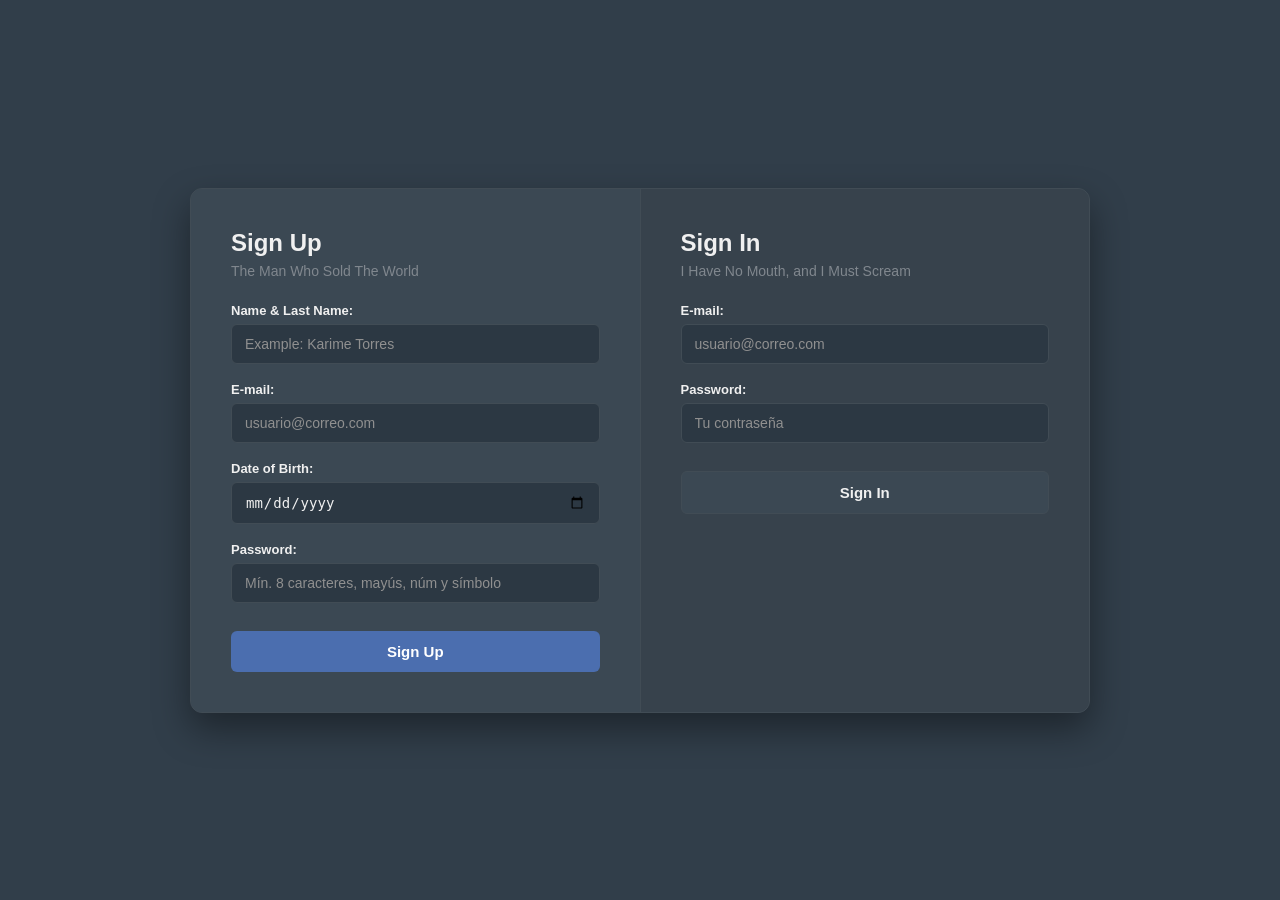
<file: index.html>
<!DOCTYPE html>
<html lang="es">

<head>
    <meta charset="UTF-8">
    <meta name="viewport" content="width=device-width, initial-scale=1.0">
    <title>Acceso y Registro</title>

    <link rel="stylesheet" href="css/style.css">
</head>

<body>

    <main class="auth-wrapper">

        <!-- SECCIÓN IZQUIERDA: REGISTRO -->
        <section class="auth-card register-card">

            <header class="card-header">
                <h2>Sign Up</h2>

                <p id="easterEggTrigger" class="clickable-quote">
                    The Man Who Sold The World
                </p>

                <div id="secretImageContainer" class="hidden-image-box">
                    <img src="img/ora.jpg" alt="The Man Who Sold The World">
                </div>
            </header>

            <form id="registerForm" novalidate>

                <div class="form-group">
                    <label for="reg-name">Name & Last Name:</label>
                    <input type="text" id="reg-name" placeholder="Example: Karime Torres">
                    <span class="error-msg" id="reg-name-error">
                        Solo se permiten letras y espacios.
                    </span>
                </div>

                <div class="form-group">
                    <label for="reg-email">E-mail:</label>
                    <input type="email" id="reg-email" placeholder="usuario@correo.com">
                    <span class="error-msg" id="reg-email-error">
                        Ingresa un correo electrónico válido.
                    </span>
                </div>

                <div class="form-group">
                    <label for="reg-dob">Date of Birth:</label>
                    <input type="date" id="reg-dob">
                    <span class="error-msg" id="reg-dob-error">
                        Debes tener al menos 18 años.
                    </span>
                </div>

                <div class="form-group">
                    <label for="reg-password">Password:</label>
                    <input type="password" id="reg-password"
                        placeholder="Mín. 8 caracteres, mayús, núm y símbolo">

                    <span class="error-msg" id="reg-password-error">
                        Requiere mín. 8 caracteres, 1 mayúscula, 1 número y 1 símbolo.
                    </span>
                </div>

                <button type="submit" class="btn btn-primary">
                    Sign Up
                </button>

            </form>
        </section>

        <!-- DIVISOR VISUAL -->
        <div class="auth-divider"></div>

        <!-- SECCIÓN DERECHA: LOGIN -->
        <section class="auth-card login-card">

            <header class="card-header">
                <h2>Sign In</h2>
                <p>I Have No Mouth, and I Must Scream</p>
            </header>

            <form id="loginForm" novalidate>

                <div class="form-group">
                    <label for="login-email">E-mail:</label>
                    <input type="email" id="login-email"
                        placeholder="usuario@correo.com">

                    <span class="error-msg" id="login-email-error">
                        Ingresa un correo electrónico válido.
                    </span>
                </div>

                <div class="form-group">
                    <label for="login-password">Password:</label>
                    <input type="password" id="login-password"
                        placeholder="Tu contraseña">

                    <span class="error-msg" id="login-password-error">
                        La contraseña no puede estar vacía.
                    </span>
                </div>

                <button type="submit" class="btn btn-secondary">
                    Sign In
                </button>

            </form>
        </section>

    </main>

    <script src="js/validator.js"></script>

</body>
</html>
</file>
<file: css/style.css>
:root {
  /* Colores Base */
  --bg-base: rgb(49, 62, 74);
  --fg-base: rgb(240, 240, 240);

  /* Menú & Estructura */
  --menu-bg: color-mix(in srgb, var(--bg-base) 90%, black);
  --menu-fg: var(--fg-base);
  --menu-line-color: color-mix(in srgb, var(--menu-bg) 90%, white);
  --menu-arrow-color: color-mix(in srgb, var(--menu-bg) 60%, white);
  --menu-title-fg: color-mix(in srgb, var(--menu-fg) 60%, black);
  --menu-btn-bg: color-mix(in srgb, var(--bg-base) 95%, white);

  /* Scrollbar */
  --scrollbar-bg: var(--menu-bg);
  --scrollbar-thumb: color-mix(in srgb, var(--menu-bg) 90%, white);

  /* Paneles */
  --login-bg: color-mix(in srgb, var(--bg-base) 95%, white);

  /* Toast & Validación */
  --toast-success: #1b5e20;
  --toast-info: #01579b;
  --toast-warning: #e65100;
  --toast-error: #c62828;

  /* Accent Colors */
  --accent-default: #4B6EAF;
  --accent-blue: #0A84FF;
  --accent-purple: #BF5AF2;
  --accent-red: #FF453A;
  --accent-orange: #FF9F0A;
  --accent-yellow: #FFCC00;
  --accent-green: #32D74B;
}

/* Reset y estilos generales */
* {
  box-sizing: border-box;
  margin: 0;
  padding: 0;
}

/* Scrollbar personalizada con tus variables */
::-webkit-scrollbar {
  width: 8px;
}
::-webkit-scrollbar-track {
  background: var(--scrollbar-bg);
}
::-webkit-scrollbar-thumb {
  background: var(--scrollbar-thumb);
  border-radius: 4px;
}

body {
  font-family: -apple-system, BlinkMacSystemFont, "Segoe UI", Roboto, sans-serif;
  background-color: var(--bg-base);
  color: var(--fg-base);
  min-height: 100vh;
  display: flex;
  align-items: center;
  justify-content: center;
  padding: 24px;
}

/* Contenedor principal de dos columnas */
.auth-wrapper {
  background-color: var(--login-bg);
  border-radius: 12px;
  box-shadow: 0 16px 36px rgba(0, 0, 0, 0.4);
  display: flex;
  width: 100%;
  max-width: 900px;
  overflow: hidden;
  border: 1px solid var(--menu-line-color);
}

/* Tarjetas individuales */
.auth-card {
  flex: 1;
  padding: 40px;
}

.register-card {
  background-color: var(--login-bg);
}

.login-card {
  background-color: color-mix(in srgb, var(--login-bg) 92%, black);
}

/* Divisor vertical */
.auth-divider {
  width: 1px;
  background-color: var(--menu-line-color);
}

/* Encabezados */
.card-header {
  margin-bottom: 24px;
}

.card-header h2 {
  font-size: 24px;
  color: var(--fg-base);
  margin-bottom: 6px;
}

.card-header p {
  color: var(--menu-arrow-color);
  font-size: 14px;
}

/* Campos de formulario */
.form-group {
  margin-bottom: 18px;
}

label {
  display: block;
  font-size: 13px;
  font-weight: 600;
  color: var(--fg-base);
  margin-bottom: 6px;
}

input {
  width: 100%;
  padding: 11px 13px;
  background-color: var(--menu-bg);
  color: var(--fg-base);
  border: 1px solid var(--menu-line-color);
  border-radius: 6px;
  font-size: 14px;
  transition: all 0.2s ease;
  outline: none;
}

/* Placeholder */
input::placeholder {
  color: var(--menu-title-fg);
}

/* Enfoque (Focus) con el Accent Color Default */
input:focus {
  border-color: var(--accent-default);
  box-shadow: 0 0 0 3px color-mix(in srgb, var(--accent-default) 30%, transparent);
}

/* Estilos de error usando Toast.error */
input.error {
  border-color: var(--toast-error);
  background-color: color-mix(in srgb, var(--toast-error) 15%, var(--menu-bg));
}

.error-msg {
  display: none;
  font-size: 12px;
  color: color-mix(in srgb, var(--toast-error) 40%, white);
  margin-top: 5px;
}

.error-msg.visible {
  display: block;
}

/* Botones */
.btn {
  width: 100%;
  padding: 12px;
  border: none;
  border-radius: 6px;
  font-size: 15px;
  font-weight: 600;
  cursor: pointer;
  margin-top: 10px;
  transition: opacity 0.2s, transform 0.1s;
}

.btn:active {
  transform: scale(0.98);
}

/* Botón principal de registro usando Accent Default */
.btn-primary {
  background-color: var(--accent-default);
  color: #ffffff;
}

.btn-primary:hover {
  opacity: 0.9;
}

/* Botón de login usando Menu Button */
.btn-secondary {
  background-color: var(--menu-btn-bg);
  color: var(--fg-base);
  border: 1px solid var(--menu-line-color);
}

.btn-secondary:hover {
  background-color: color-mix(in srgb, var(--menu-btn-bg) 85%, white);
}

/* Diseño adaptativo para dispositivos móviles */
@media (max-width: 768px) {
  .auth-wrapper {
    flex-direction: column;
  }

  .auth-divider {
    width: 100%;
    height: 1px;
  }

  .auth-card {
    padding: 30px 20px;
  }
}

/* super easter egg */

/* Efecto interactivo al pasar el cursor sobre la frase */
.clickable-quote {
  cursor: pointer;
  user-select: none;
  transition: color 0.2s ease;
}

.clickable-quote:hover {
  color: var(--accent-default);
  text-decoration: underline;
}

/* Ocultar la imagen por defecto */
.hidden-image-box {
  display: none;
  margin-top: 14px;
  text-align: center;
  animation: fadeIn 0.3s ease-in-out;
}

/* Clase que la hace visible al dar click */
.hidden-image-box.visible {
  display: block;
}

.hidden-image-box img {
  max-width: 100%;
  max-height: 180px;
  border-radius: 8px;
  border: 1px solid var(--menu-line-color);
  box-shadow: 0 4px 14px rgba(0, 0, 0, 0.4);
}

/* Animación suave de aparición */
@keyframes fadeIn {
  from {
    opacity: 0;
    transform: translateY(-8px);
  }
  to {
    opacity: 1;
    transform: translateY(0);
  }
}
</file>
